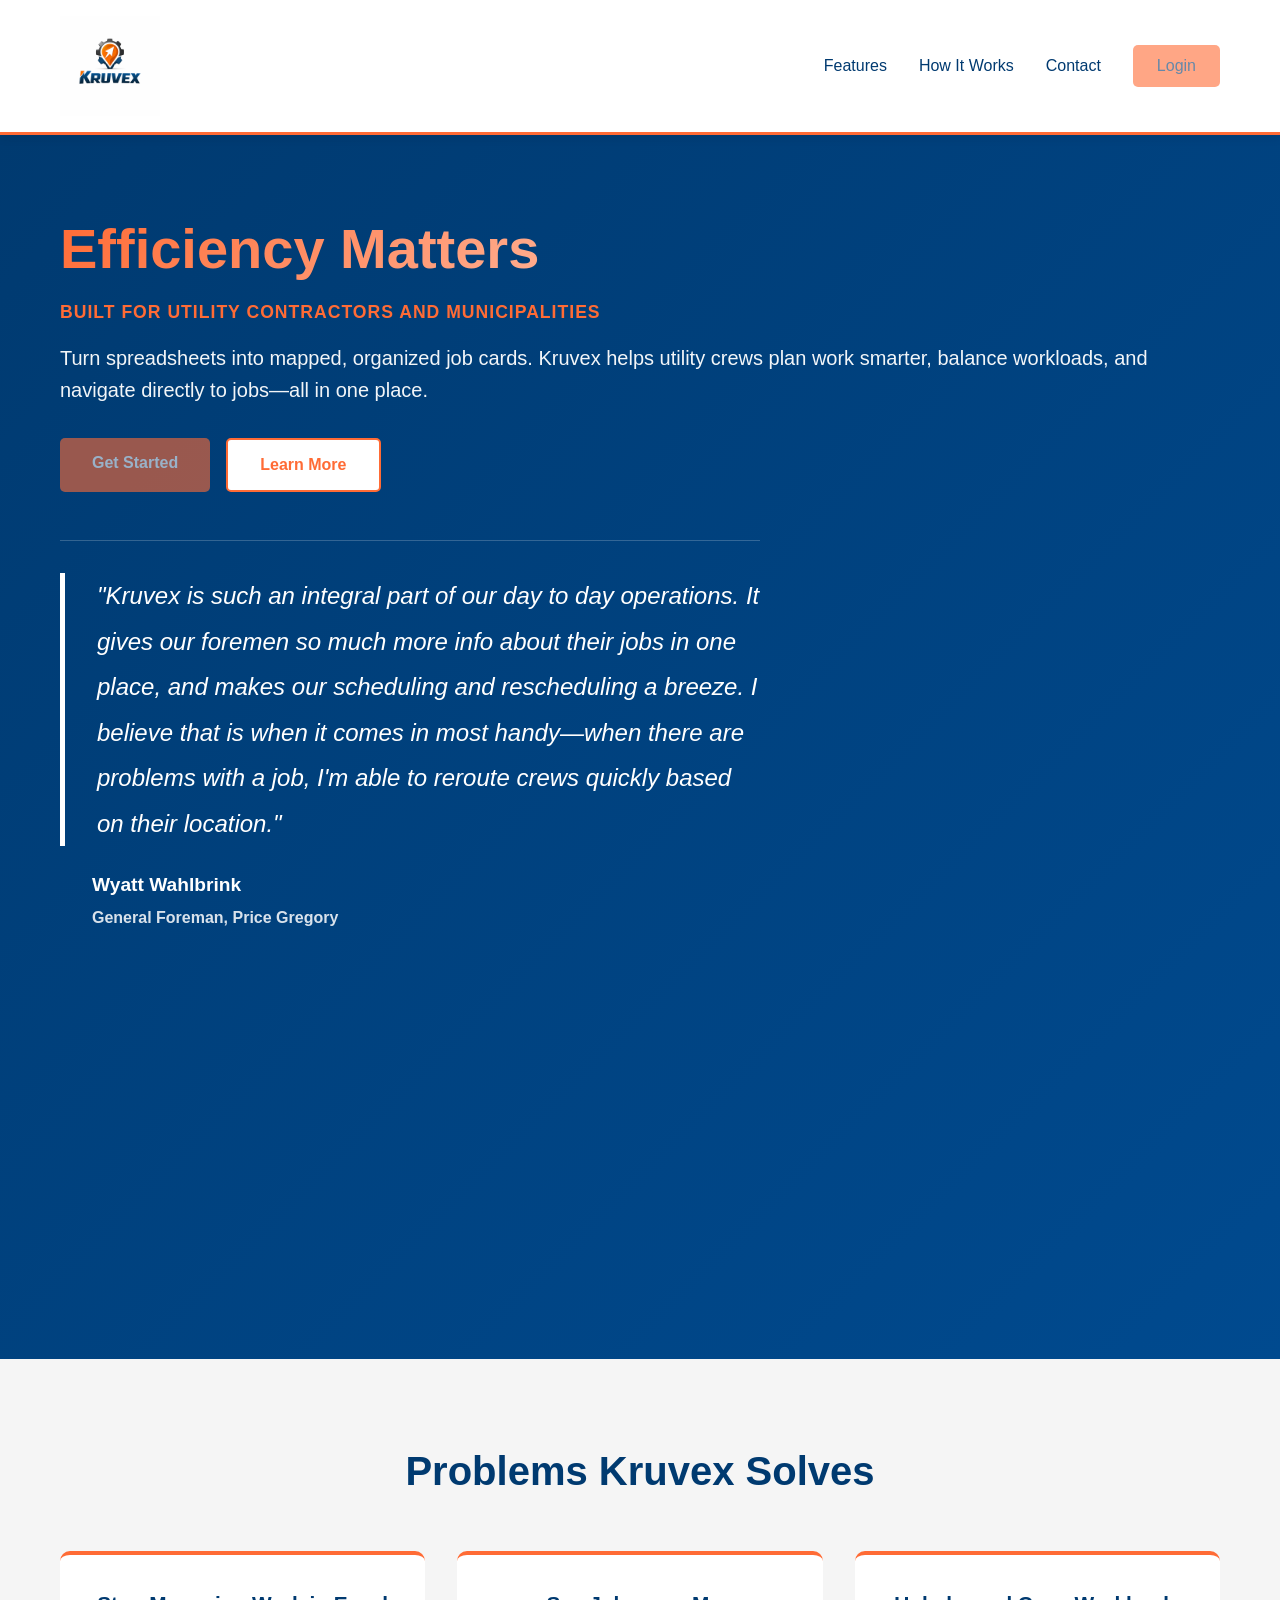
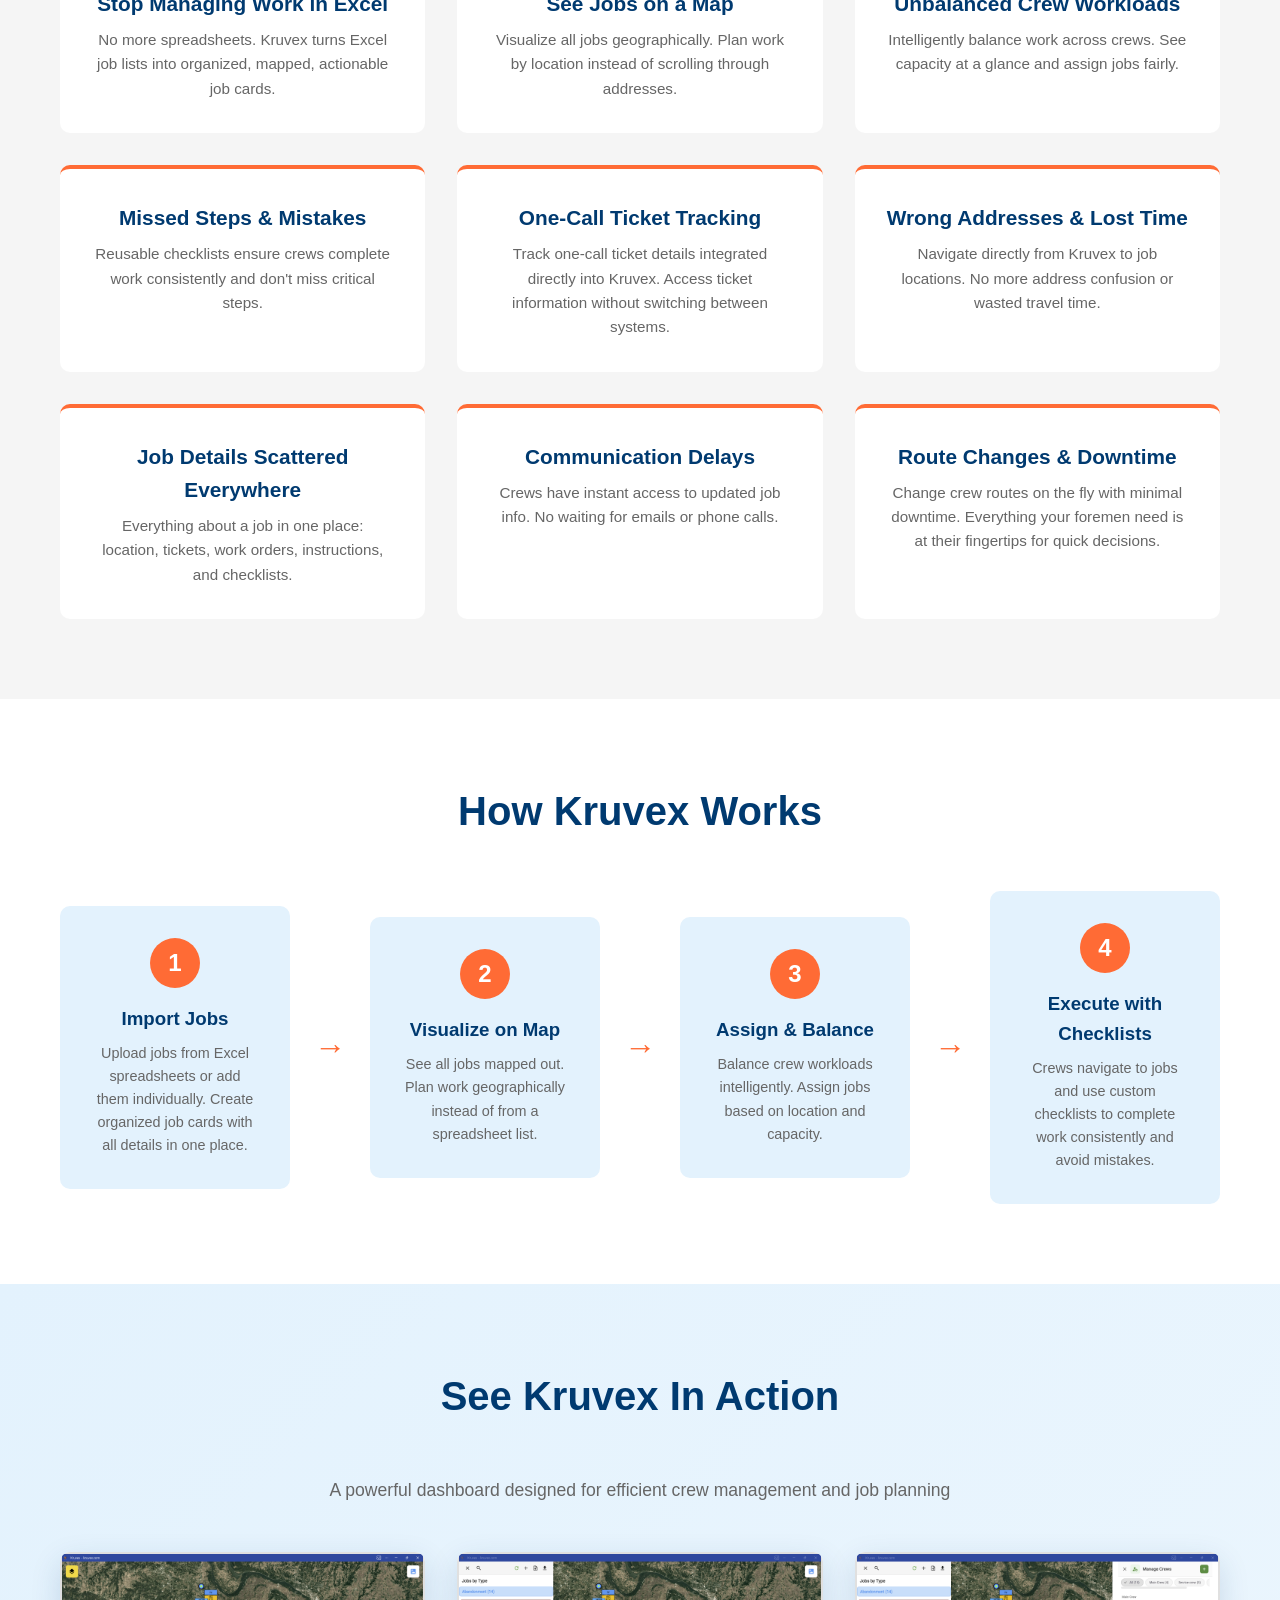
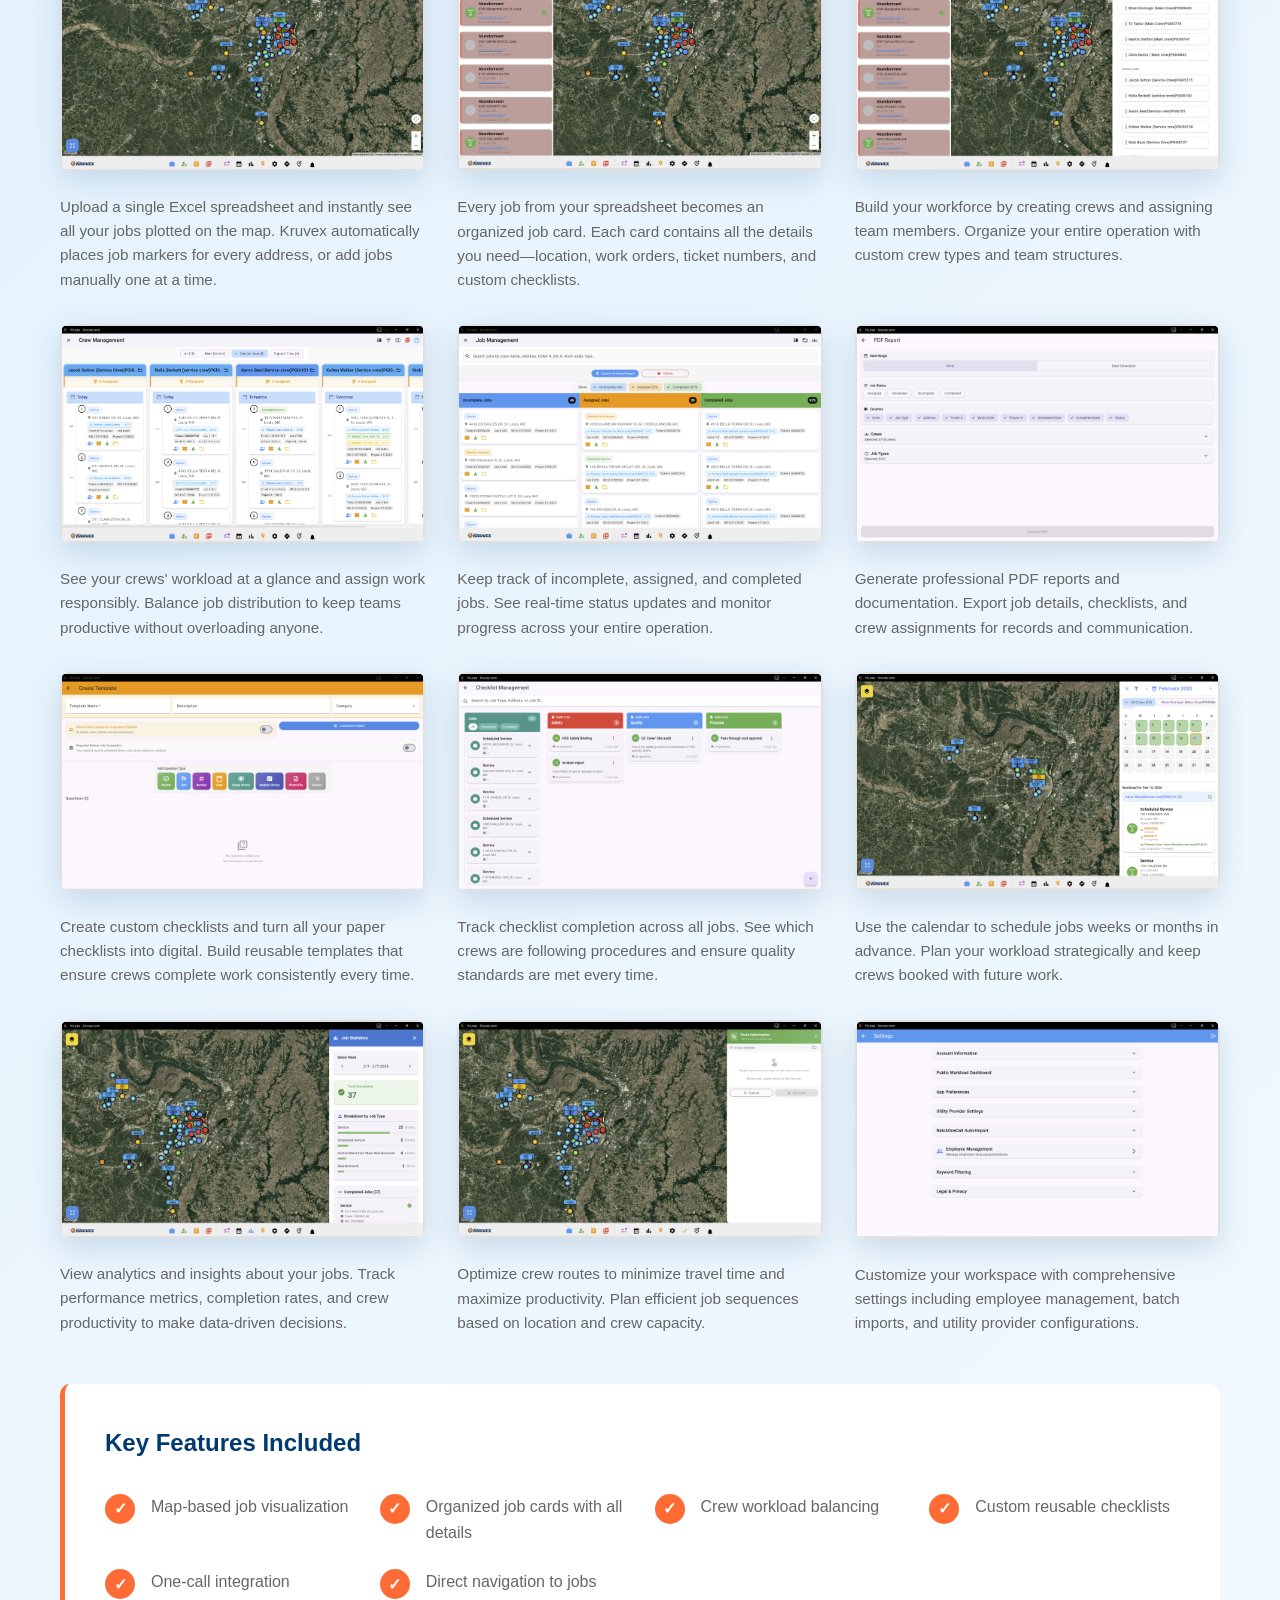
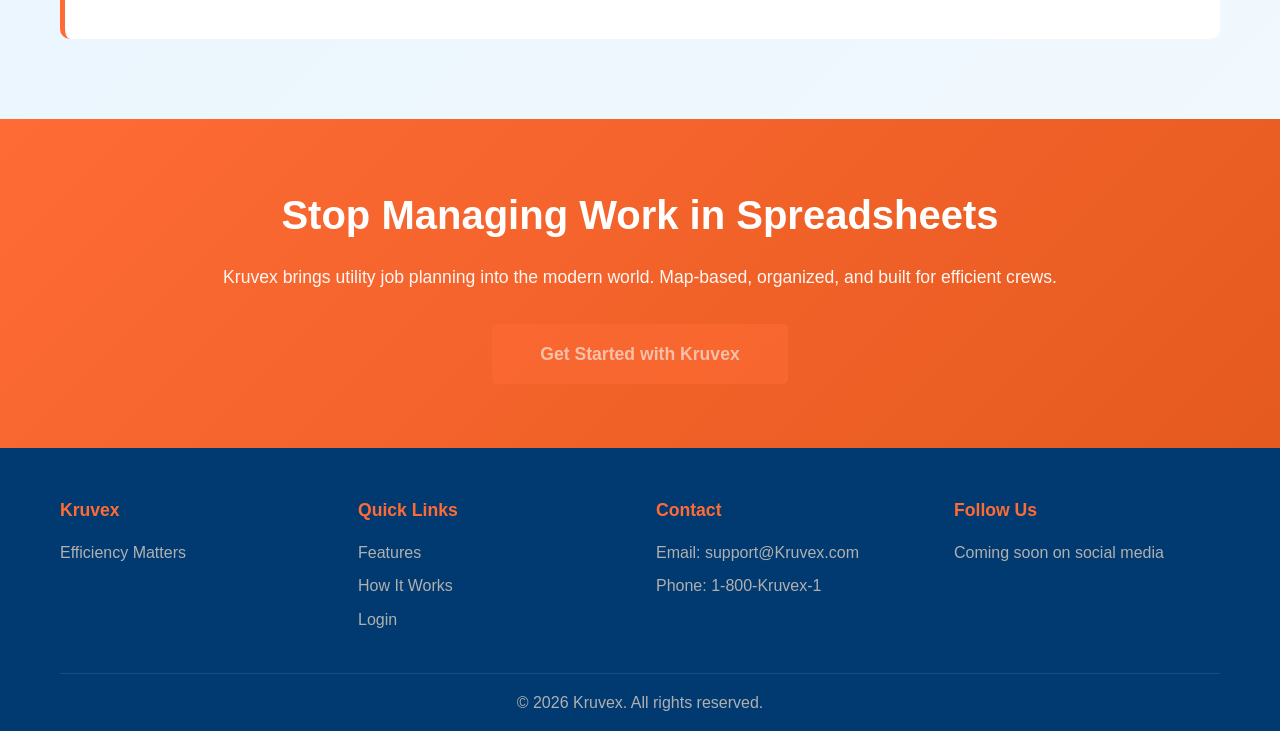
<file: index.html>
<!DOCTYPE html>
<html lang="en">
<head>
    <meta charset="UTF-8">
    <meta name="viewport" content="width=device-width, initial-scale=1.0">
    <title>Kruvex - Crew Routing & Management</title>
    <link rel="stylesheet" href="css/styles.css">
</head>
<body>
    <!-- Navigation -->
    <nav class="navbar">
        <div class="container">
            <div class="navbar-content">
                <div class="logo">
                    <img src="images/20260129_161643883_iOS.png" alt="Kruvex Logo" class="logo-image">
                </div>
                <div class="nav-links">
                    <a href="#features">Features</a>
                    <a href="#how-it-works">How It Works</a>
                    <a href="#footer">Contact</a>
                    <a class="btn-login" style="cursor: not-allowed; opacity: 0.6;">Login</a>
                </div>
            </div>
        </div>
    </nav>

    <!-- Hero Section -->
    <section class="hero">
        <div class="container">
            <div class="hero-content">
                <h1 class="hero-title">Efficiency Matters</h1>
                <p class="hero-industries">Built for utility contractors and municipalities</p>
                <p class="hero-subtitle">Turn spreadsheets into mapped, organized job cards. Kruvex helps utility crews plan work smarter, balance workloads, and navigate directly to jobs—all in one place.</p>
                <div class="hero-buttons">
                    <a class="btn btn-primary" style="cursor: not-allowed; opacity: 0.6;">Get Started</a>
                    <a href="#features" class="btn btn-secondary">Learn More</a>
                </div>
                <div class="hero-testimonial">
                    <blockquote class="testimonial-quote">
                        "Kruvex is such an integral part of our day to day operations. It gives our foremen so much more info about their jobs in one place, and makes our scheduling and rescheduling a breeze. I believe that is when it comes in most handy—when there are problems with a job, I'm able to reroute crews quickly based on their location."
                    </blockquote>
                    <div class="testimonial-author">
                        <p class="author-name">Wyatt Wahlbrink</p>
                        <p class="author-title">General Foreman, Price Gregory</p>
                    </div>
                </div>
            </div>
            <div class="hero-image">
                <div class="hero-graphic">
                    <svg width="300" height="300" viewBox="0 0 300 300">
                    </svg>
                </div>
            </div>
        </div>
    </section>

    <!-- Problems Kruvex Fixes Section -->
    <section id="features" class="features">
        <div class="container">
            <h2 class="section-title">Problems Kruvex Solves</h2>
            <div class="features-grid">
                <div class="feature-card">
                    <h3>Stop Managing Work in Excel</h3>
                    <p>No more spreadsheets. Kruvex turns Excel job lists into organized, mapped, actionable job cards.</p>
                </div>
                <div class="feature-card">
                    <h3>See Jobs on a Map</h3>
                    <p>Visualize all jobs geographically. Plan work by location instead of scrolling through addresses.</p>
                </div>
                <div class="feature-card">
                    <h3>Unbalanced Crew Workloads</h3>
                    <p>Intelligently balance work across crews. See capacity at a glance and assign jobs fairly.</p>
                </div>
                <div class="feature-card">
                    <h3>Missed Steps & Mistakes</h3>
                    <p>Reusable checklists ensure crews complete work consistently and don't miss critical steps.</p>
                </div>
                <div class="feature-card">
                    <h3>One-Call Ticket Tracking</h3>
                    <p>Track one-call ticket details integrated directly into Kruvex. Access ticket information without switching between systems.</p>
                </div>
                <div class="feature-card">
                    <h3>Wrong Addresses & Lost Time</h3>
                    <p>Navigate directly from Kruvex to job locations. No more address confusion or wasted travel time.</p>
                </div>
                <div class="feature-card">
                    <h3>Job Details Scattered Everywhere</h3>
                    <p>Everything about a job in one place: location, tickets, work orders, instructions, and checklists.</p>
                </div>
                <div class="feature-card">
                    <h3>Communication Delays</h3>
                    <p>Crews have instant access to updated job info. No waiting for emails or phone calls.</p>
                </div>
                <div class="feature-card">
                    <h3>Route Changes & Downtime</h3>
                    <p>Change crew routes on the fly with minimal downtime. Everything your foremen need is at their fingertips for quick decisions.</p>
                </div>
            </div>
        </div>
    </section>

    <!-- How It Works Section -->
    <section id="how-it-works" class="how-it-works">
        <div class="container">
            <h2 class="section-title">How Kruvex Works</h2>
            <div class="steps">
                <div class="step">
                    <div class="step-number">1</div>
                    <h3>Import Jobs</h3>
                    <p>Upload jobs from Excel spreadsheets or add them individually. Create organized job cards with all details in one place.</p>
                </div>
                <div class="step-arrow">→</div>
                <div class="step">
                    <div class="step-number">2</div>
                    <h3>Visualize on Map</h3>
                    <p>See all jobs mapped out. Plan work geographically instead of from a spreadsheet list.</p>
                </div>
                <div class="step-arrow">→</div>
                <div class="step">
                    <div class="step-number">3</div>
                    <h3>Assign & Balance</h3>
                    <p>Balance crew workloads intelligently. Assign jobs based on location and capacity.</p>
                </div>
                <div class="step-arrow">→</div>
                <div class="step">
                    <div class="step-number">4</div>
                    <h3>Execute with Checklists</h3>
                    <p>Crews navigate to jobs and use custom checklists to complete work consistently and avoid mistakes.</p>
                </div>
            </div>
        </div>
    </section>

    <!-- Screenshots Section -->
    <section class="screenshots">
        <div class="container">
            <h2 class="section-title">See Kruvex In Action</h2>
            <p class="section-subtitle">A powerful dashboard designed for efficient crew management and job planning</p>
            
            <div class="screenshots-grid">
                <div class="screenshot-item">
                    <div class="screenshot-frame">
                        <img src="images/Screenshot 2026-02-12 192034.png" alt="Crew Management Dashboard">
                    </div>
                    <p>Upload a single Excel spreadsheet and instantly see all your jobs plotted on the map. Kruvex automatically places job markers for every address, or add jobs manually one at a time.</p>
                </div>
                
                <div class="screenshot-item">
                    <div class="screenshot-frame">
                        <img src="images/Screenshot 2026-02-12 192119.png" alt="Calendar & Crew Scheduling">
                    </div>
                    <p>Every job from your spreadsheet becomes an organized job card. Each card contains all the details you need—location, work orders, ticket numbers, and custom checklists.</p>
                </div>

                <div class="screenshot-item">
                    <div class="screenshot-frame">
                        <img src="images/Screenshot 2026-02-12 192138.png" alt="Workload Planning">
                    </div>
                    <p>Build your workforce by creating crews and assigning team members. Organize your entire operation with custom crew types and team structures.</p>
                </div>

                <div class="screenshot-item">
                    <div class="screenshot-frame">
                        <img src="images/Screenshot 2026-02-12 192202.png" alt="Job Details">
                    </div>
                    <p>See your crews' workload at a glance and assign work responsibly. Balance job distribution to keep teams productive without overloading anyone.</p>
                </div>

                <div class="screenshot-item">
                    <div class="screenshot-frame">
                        <img src="images/Screenshot 2026-02-12 192219.png" alt="Custom Checklist Builder">
                    </div>
                    <p>Keep track of incomplete, assigned, and completed jobs. See real-time status updates and monitor progress across your entire operation.</p>
                </div>

                <div class="screenshot-item">
                    <div class="screenshot-frame">
                        <img src="images/Screenshot 2026-02-12 192240.png" alt="PDF Generation">
                    </div>
                    <p>Generate professional PDF reports and documentation. Export job details, checklists, and crew assignments for records and communication.</p>
                </div>

                <div class="screenshot-item">
                    <div class="screenshot-frame">
                        <img src="images/Screenshot 2026-02-12 192308.png" alt="Job Mapping">
                    </div>
                    <p>Create custom checklists and turn all your paper checklists into digital. Build reusable templates that ensure crews complete work consistently every time.</p>
                </div>

                <div class="screenshot-item">
                    <div class="screenshot-frame">
                        <img src="images/Screenshot 2026-02-12 192326.png" alt="Work Order Management">
                    </div>
                    <p>Track checklist completion across all jobs. See which crews are following procedures and ensure quality standards are met every time.</p>
                </div>

                <div class="screenshot-item">
                    <div class="screenshot-frame">
                        <img src="images/Screenshot 2026-02-12 192417.png" alt="Crew Assignment">
                    </div>
                    <p>Use the calendar to schedule jobs weeks or months in advance. Plan your workload strategically and keep crews booked with future work.</p>
                </div>

                <div class="screenshot-item">
                    <div class="screenshot-frame">
                        <img src="images/Screenshot 2026-02-12 192506.png" alt="Crew Management View">
                    </div>
                    <p>View analytics and insights about your jobs. Track performance metrics, completion rates, and crew productivity to make data-driven decisions.</p>
                </div>

                <div class="screenshot-item">
                    <div class="screenshot-frame">
                        <img src="images/Screenshot 2026-02-12 192542.png" alt="Dashboard Overview">
                    </div>
                    <p>Optimize crew routes to minimize travel time and maximize productivity. Plan efficient job sequences based on location and crew capacity.</p>
                </div>

                <div class="screenshot-item">
                    <div class="screenshot-frame">
                        <img src="images/Screenshot 2026-02-12 210623.png" alt="Settings & Configuration">
                    </div>
                    <p>Customize your workspace with comprehensive settings including employee management, batch imports, and utility provider configurations.</p>
                </div>
            </div>

            <div class="features-highlight">
                <h3>Key Features Included</h3>
                <div class="highlight-grid">
                    <div class="highlight-item">
                        <span class="highlight-icon">✓</span>
                        <p>Map-based job visualization</p>
                    </div>
                    <div class="highlight-item">
                        <span class="highlight-icon">✓</span>
                        <p>Organized job cards with all details</p>
                    </div>
                    <div class="highlight-item">
                        <span class="highlight-icon">✓</span>
                        <p>Crew workload balancing</p>
                    </div>
                    <div class="highlight-item">
                        <span class="highlight-icon">✓</span>
                        <p>Custom reusable checklists</p>
                    </div>
                    <div class="highlight-item">
                        <span class="highlight-icon">✓</span>
                        <p>One-call integration</p>
                    </div>
                    <div class="highlight-item">
                        <span class="highlight-icon">✓</span>
                        <p>Direct navigation to jobs</p>
                    </div>
                </div>
            </div>
        </div>
    </section>

    <!-- Image Lightbox Modal -->
    <div id="lightbox" class="lightbox">
        <span class="lightbox-close">&times;</span>
        <img class="lightbox-content" id="lightbox-img">
        <div class="lightbox-caption"></div>
    </div>

    <!-- CTA Section -->
    <section class="cta">
        <div class="container">
            <h2>Stop Managing Work in Spreadsheets</h2>
            <p>Kruvex brings utility job planning into the modern world. Map-based, organized, and built for efficient crews.</p>
            <a class="btn btn-primary btn-large" style="cursor: not-allowed; opacity: 0.6;">Get Started with Kruvex</a>
        </div>
    </section>

    <!-- Footer -->
    <footer id="footer" class="footer">
        <div class="container">
            <div class="footer-content">
                <div class="footer-section">
                    <h4>Kruvex</h4>
                    <p>Efficiency Matters</p>
                </div>
                <div class="footer-section">
                    <h4>Quick Links</h4>
                    <ul>
                        <li><a href="#features">Features</a></li>
                        <li><a href="#how-it-works">How It Works</a></li>
                        <li><a href="/login">Login</a></li>
                    </ul>
                </div>
                <div class="footer-section">
                    <h4>Contact</h4>
                    <p>Email: support@Kruvex.com</p>
                    <p>Phone: 1-800-Kruvex-1</p>
                </div>
                <div class="footer-section">
                    <h4>Follow Us</h4>
                    <p>Coming soon on social media</p>
                </div>
            </div>
            <div class="footer-bottom">
                <p>&copy; 2026 Kruvex. All rights reserved.</p>
            </div>
        </div>
    </footer>

    <!-- Screenshot Lightbox Script -->
    <script>
        // Get the modal
        const lightbox = document.getElementById('lightbox');
        const lightboxImg = document.getElementById('lightbox-img');
        const lightboxCaption = document.querySelector('.lightbox-caption');
        const closeBtn = document.querySelector('.lightbox-close');

        // Get all screenshot images
        const screenshots = document.querySelectorAll('.screenshot-frame img');

        // Add click event to each screenshot
        screenshots.forEach(img => {
            img.style.cursor = 'pointer';
            img.addEventListener('click', function() {
                lightbox.style.display = 'flex';
                lightboxImg.src = this.src;
                lightboxCaption.textContent = this.alt;
            });
        });

        // Close the modal when clicking the X
        closeBtn.addEventListener('click', function() {
            lightbox.style.display = 'none';
        });

        // Close when clicking outside the image
        lightbox.addEventListener('click', function(e) {
            if (e.target === lightbox) {
                lightbox.style.display = 'none';
            }
        });

        // Close with Escape key
        document.addEventListener('keydown', function(e) {
            if (e.key === 'Escape' && lightbox.style.display === 'flex') {
                lightbox.style.display = 'none';
            }
        });
    </script>
</body>
</html>
</file>
<file: css/styles.css>
/* ===========================
   Global Styles
   =========================== */

@import url('https://fonts.googleapis.com/css2?family=Montserrat:wght@700;800&family=Poppins:wght@400;500;600&display=swap');

* {
    margin: 0;
    padding: 0;
    box-sizing: border-box;
}

:root {
    --primary-color: #FF6B35;
    --secondary-color: #003A70;
    --light-bg: #F5F5F5;
    --white: #FFFFFF;
    --text-dark: #1A1A1A;
    --text-light: #666666;
    --border-color: #E0E0E0;
    --blue-light: #E3F2FD;
}

html {
    scroll-behavior: smooth;
}

body {
    font-family: 'Segoe UI', Tahoma, Geneva, Verdana, sans-serif;
    line-height: 1.6;
    color: var(--text-dark);
    background-color: var(--white);
}

.container {
    max-width: 1200px;
    margin: 0 auto;
    padding: 0 20px;
}

/* ===========================
   Navigation
   =========================== */

.navbar {
    background-color: var(--white);
    color: var(--secondary-color);
    padding: 1rem 0;
    position: sticky;
    top: 0;
    z-index: 1000;
    box-shadow: 0 2px 10px rgba(0, 0, 0, 0.1);
    border-bottom: 3px solid var(--primary-color);
}

.navbar-content {
    display: flex;
    justify-content: space-between;
    align-items: center;
}

.logo {
    display: flex;
    align-items: center;
    gap: 10px;
    font-size: 1.5rem;
    font-weight: bold;
    text-decoration: none;
    color: var(--secondary-color);
    flex-direction: column;
    align-items: flex-start;
}

.logo-image {
    height: 100px;
    width: auto;
    max-width: 300px;
}

.efficiency-tagline {
    font-family: 'Montserrat', sans-serif;
    font-size: 0.85rem;
    font-weight: 700;
    color: var(--primary-color);
    letter-spacing: 1px;
    margin-top: -5px;
}

.logo-image-large {
    height: 160px;
    width: auto;
    max-width: 450px;
    margin-bottom: 1rem;
}

.nav-links {
    display: flex;
    gap: 2rem;
    align-items: center;
}

.nav-links a {
    color: var(--secondary-color);
    text-decoration: none;
    transition: color 0.3s ease;
    font-weight: 500;
}

.nav-links a:hover {
    color: var(--primary-color);
}

.btn-login {
    background-color: var(--primary-color);
    color: var(--white);
    padding: 0.5rem 1.5rem;
    border-radius: 5px;
    transition: background-color 0.3s ease;
}

.btn-login:hover {
    background-color: #E55A1F;
    color: var(--white);
}

/* ===========================
   Buttons
   =========================== */

.btn {
    display: inline-block;
    padding: 0.75rem 2rem;
    border-radius: 5px;
    text-decoration: none;
    font-weight: 600;
    transition: all 0.3s ease;
    border: none;
    cursor: pointer;
    font-size: 1rem;
}

.btn-primary {
    background-color: var(--primary-color);
    color: var(--white);
}

.btn-primary:hover {
    background-color: #E55A1F;
    transform: translateY(-2px);
    box-shadow: 0 5px 15px rgba(255, 107, 53, 0.3);
}

.btn-secondary {
    background-color: var(--white);
    color: var(--primary-color);
    border: 2px solid var(--primary-color);
    font-weight: 700;
}

.btn-secondary:hover {
    background-color: var(--primary-color);
    color: var(--white);
}

.btn-block {
    width: 100%;
    display: block;
}

.btn-large {
    padding: 1rem 3rem;
    font-size: 1.1rem;
}

/* ===========================
   Hero Section
   =========================== */

.hero {
    background: linear-gradient(135deg, var(--secondary-color) 0%, #004A8F 100%);
    color: var(--white);
    padding: 5rem 0;
    min-height: 600px;
    display: flex;
    align-items: center;
}

.hero .container {
    display: grid;
    grid-template-columns: 1fr;
    gap: 3rem;
    align-items: center;
}

.hero-content {
    z-index: 1;
}

.hero-title {
    font-size: 3.5rem;
    font-weight: 800;
    margin-bottom: 1rem;
    line-height: 1.2;
    background: linear-gradient(135deg, #FF6B35, var(--white));
    -webkit-background-clip: text;
    -webkit-text-fill-color: transparent;
    background-clip: text;
}

.hero-subtitle {
    font-size: 1.25rem;
    margin-bottom: 2rem;
    opacity: 0.95;
    line-height: 1.6;
}

.hero-industries {
    font-size: 1.1rem;
    font-weight: 600;
    margin-bottom: 1rem;
    color: var(--primary-color);
    text-transform: uppercase;
    letter-spacing: 1px;
}

.hero-buttons {
    display: flex;
    gap: 1rem;
    flex-wrap: wrap;
}

.hero-testimonial {
    margin-top: 3rem;
    padding-top: 2rem;
    border-top: 1px solid rgba(255, 255, 255, 0.2);
    max-width: 700px;
}

.hero-testimonial .testimonial-quote {
    color: var(--white);
    font-size: 1.5rem;
    line-height: 1.9;
    border-left-color: var(--white);
    margin-bottom: 1.5rem;
}

.hero-testimonial .testimonial-author {
    text-align: left;
    padding-left: 2rem;
}

.hero-testimonial .author-name {
    color: var(--white);
    font-weight: 700;
    font-size: 1.2rem;
    margin-bottom: 0.25rem;
}

.hero-testimonial .author-title {
    color: rgba(255, 255, 255, 0.85);
    font-size: 1rem;
}

.hero-graphic {
    display: flex;
    justify-content: center;
    align-items: center;
}

/* ===========================
   Testimonial Section
   =========================== */

.testimonial {
    padding: 4rem 0;
    background: linear-gradient(135deg, var(--blue-light) 0%, rgba(227, 242, 253, 0.7) 100%);
    border-top: 3px solid var(--primary-color);
    border-bottom: 3px solid var(--primary-color);
    scroll-margin-top: 120px;
}

#features {
    scroll-margin-top: 120px;
}

#how-it-works {
    scroll-margin-top: 120px;
}

#footer {
    scroll-margin-top: 120px;
}

.testimonial-content {
    max-width: 800px;
    margin: 0 auto;
    text-align: center;
}

.testimonial-quote {
    font-size: 1.3rem;
    color: var(--secondary-color);
    font-weight: 500;
    line-height: 1.8;
    margin-bottom: 2rem;
    font-style: italic;
    border-left: 5px solid var(--primary-color);
    padding-left: 2rem;
    text-align: left;
}

.testimonial-author {
    text-align: left;
    padding-left: 2rem;
}

.author-name {
    color: var(--secondary-color);
    font-weight: 700;
    font-size: 1.1rem;
    margin: 0 0 0.25rem 0;
}

.author-title {
    color: var(--primary-color);
    font-weight: 600;
    font-size: 0.95rem;
    margin: 0;
}

/* ===========================
   Features Section
   =========================== */

.features {
    padding: 5rem 0;
    background-color: var(--light-bg);
}

.section-title {
    text-align: center;
    font-size: 2.5rem;
    font-weight: 800;
    margin-bottom: 3rem;
    color: var(--secondary-color);
}

.crew-grid {
    display: grid;
    grid-template-columns: repeat(auto-fit, minmax(200px, 1fr));
    gap: 2rem;
    max-width: 900px;
    margin: 0 auto;
}

.crew-card {
    background-color: var(--white);
    padding: 2.5rem;
    border-radius: 15px;
    text-align: center;
    transition: transform 0.3s ease, box-shadow 0.3s ease;
    border: 3px solid var(--primary-color);
    display: flex;
    flex-direction: column;
    align-items: center;
    gap: 1rem;
}

.crew-card:hover {
    transform: translateY(-10px);
    box-shadow: 0 10px 30px rgba(255, 107, 53, 0.2);
}

.crew-circle {
    width: 50px;
    height: 50px;
    background-color: var(--primary-color);
    border-radius: 50%;
}

.crew-card h3 {
    color: var(--secondary-color);
    font-size: 1.3rem;
    margin: 0;
}

.crew-assignments {
    color: var(--text-light);
    font-size: 0.95rem;
    margin: 0;
    font-weight: 500;
}

.features-grid {
    display: grid;
    grid-template-columns: repeat(auto-fit, minmax(300px, 1fr));
    gap: 2rem;
}

.feature-card {
    background-color: var(--white);
    padding: 2rem;
    border-radius: 10px;
    text-align: center;
    transition: transform 0.3s ease, box-shadow 0.3s ease;
    border-top: 4px solid var(--primary-color);
}

.feature-card:hover {
    transform: translateY(-10px);
    box-shadow: 0 10px 30px rgba(0, 58, 112, 0.1);
}

.feature-icon {
    font-size: 2.5rem;
    margin-bottom: 1rem;
}

.feature-card h3 {
    font-size: 1.3rem;
    margin-bottom: 0.5rem;
    color: var(--secondary-color);
}

.feature-card p {
    color: var(--text-light);
    font-size: 0.95rem;
}

/* ===========================
   How It Works Section
   =========================== */

.how-it-works {
    padding: 5rem 0;
    background-color: var(--white);
}

.steps {
    display: flex;
    justify-content: space-between;
    align-items: center;
    flex-wrap: wrap;
    gap: 1.5rem;
}

.step {
    flex: 1;
    min-width: 200px;
    background-color: var(--blue-light);
    padding: 2rem;
    border-radius: 10px;
    text-align: center;
    transition: transform 0.3s ease;
}

.step:hover {
    transform: scale(1.05);
}

.step-number {
    display: flex;
    align-items: center;
    justify-content: center;
    width: 50px;
    height: 50px;
    background-color: var(--primary-color);
    color: var(--white);
    border-radius: 50%;
    font-weight: 800;
    font-size: 1.5rem;
    margin: 0 auto 1rem;
}

.step h3 {
    color: var(--secondary-color);
    margin-bottom: 0.5rem;
}

.step p {
    color: var(--text-light);
    font-size: 0.9rem;
}

.step-arrow {
    font-size: 2rem;
    color: var(--primary-color);
    font-weight: bold;
    display: none;
}

@media (min-width: 768px) {
    .step-arrow {
        display: block;
    }
}

/* ===========================
   Screenshots Section
   =========================== */

.screenshots {
    padding: 5rem 0;
    background: linear-gradient(135deg, var(--blue-light) 0%, rgba(227, 242, 253, 0.5) 100%);
}

.section-subtitle {
    text-align: center;
    font-size: 1.1rem;
    color: var(--text-light);
    margin-bottom: 3rem;
}

.screenshots-grid {
    display: grid;
    grid-template-columns: repeat(auto-fit, minmax(350px, 1fr));
    gap: 2rem;
    margin-bottom: 3rem;
}

.screenshot-item {
    display: flex;
    flex-direction: column;
    gap: 1.5rem;
}

.screenshot-frame {
    background-color: var(--white);
    border-radius: 10px;
    overflow: hidden;
    box-shadow: 0 10px 30px rgba(0, 58, 112, 0.15);
    transition: transform 0.3s ease, box-shadow 0.3s ease;
    position: relative;
}

.screenshot-frame:hover {
    transform: translateY(-5px);
    box-shadow: 0 15px 40px rgba(0, 58, 112, 0.25);
}

.screenshot-frame img {
    width: 100%;
    height: auto;
    display: block;
    border: 2px solid var(--border-color);
}

.screenshot-label {
    position: absolute;
    top: 10px;
    right: 10px;
    background-color: var(--primary-color);
    color: var(--white);
    padding: 0.5rem 1rem;
    border-radius: 5px;
    font-weight: 600;
    font-size: 0.85rem;
}

.screenshot-item p {
    color: var(--text-light);
    line-height: 1.6;
    font-size: 0.95rem;
}

.features-highlight {
    background-color: var(--white);
    padding: 2.5rem;
    border-radius: 10px;
    border-left: 5px solid var(--primary-color);
}

.features-highlight h3 {
    color: var(--secondary-color);
    margin-bottom: 2rem;
    font-size: 1.5rem;
}

.highlight-grid {
    display: grid;
    grid-template-columns: repeat(auto-fit, minmax(250px, 1fr));
    gap: 1.5rem;
}

.highlight-item {
    display: flex;
    gap: 1rem;
    align-items: flex-start;
}

.highlight-icon {
    display: flex;
    align-items: center;
    justify-content: center;
    width: 30px;
    height: 30px;
    background-color: var(--primary-color);
    color: var(--white);
    border-radius: 50%;
    font-weight: bold;
    flex-shrink: 0;
}

.highlight-item p {
    color: var(--text-light);
    margin: 0;
}

/* ===========================
   CTA Section
   =========================== */

.cta {
    background: linear-gradient(135deg, var(--primary-color) 0%, #E55A1F 100%);
    color: var(--white);
    padding: 4rem 0;
    text-align: center;
}

.cta h2 {
    font-size: 2.5rem;
    margin-bottom: 1rem;
}

.cta p {
    font-size: 1.1rem;
    margin-bottom: 2rem;
    opacity: 0.95;
}

/* ===========================
   Footer
   =========================== */

.footer {
    background-color: var(--secondary-color);
    color: var(--white);
    padding: 3rem 0 1rem;
}

.footer-content {
    display: grid;
    grid-template-columns: repeat(auto-fit, minmax(250px, 1fr));
    gap: 2rem;
    margin-bottom: 2rem;
}

.footer-section h4 {
    color: var(--primary-color);
    margin-bottom: 1rem;
    font-size: 1.1rem;
}

.footer-section p {
    color: #B0B0B0;
    margin-bottom: 0.5rem;
}

.footer-section a {
    color: #B0B0B0;
    text-decoration: none;
    transition: color 0.3s ease;
}

.footer-section a:hover {
    color: var(--primary-color);
}

.footer-section ul {
    list-style: none;
}

.footer-section li {
    margin-bottom: 0.5rem;
}

.footer-bottom {
    border-top: 1px solid rgba(255, 255, 255, 0.1);
    padding-top: 1rem;
    text-align: center;
    color: #B0B0B0;
}

/* ===========================
   Login Page
   =========================== */

.login-page {
    background: linear-gradient(135deg, var(--secondary-color) 0%, #004A8F 100%);
    min-height: 100vh;
    display: flex;
    align-items: center;
    justify-content: center;
    padding: 2rem;
}

.login-container {
    width: 100%;
    max-width: 450px;
}

.login-box {
    background-color: var(--white);
    border-radius: 10px;
    box-shadow: 0 10px 40px rgba(0, 0, 0, 0.2);
    padding: 3rem;
}

.login-logo {
    text-align: center;
    margin-bottom: 2rem;
}

.logo-icon-large {
    margin-bottom: 1rem;
}

.login-logo h1 {
    color: var(--secondary-color);
    font-size: 2rem;
    margin: 0;
    letter-spacing: 2px;
}

.login-form h2 {
    text-align: center;
    color: var(--secondary-color);
    margin-bottom: 0.5rem;
    font-size: 1.8rem;
}

.login-subtitle {
    text-align: center;
    color: var(--primary-color);
    font-weight: 600;
    margin-bottom: 2rem;
    font-size: 1rem;
}

.form-group {
    margin-bottom: 1.5rem;
}

.form-group label {
    display: block;
    margin-bottom: 0.5rem;
    color: var(--secondary-color);
    font-weight: 600;
}

.form-group input {
    width: 100%;
    padding: 0.75rem;
    border: 2px solid var(--border-color);
    border-radius: 5px;
    font-size: 1rem;
    transition: border-color 0.3s ease;
}

.form-group input:focus {
    outline: none;
    border-color: var(--primary-color);
    box-shadow: 0 0 0 3px rgba(255, 107, 53, 0.1);
}

.form-remember {
    display: flex;
    align-items: center;
    margin-bottom: 1.5rem;
    gap: 0.5rem;
}

.form-remember input[type="checkbox"] {
    width: 18px;
    height: 18px;
    cursor: pointer;
}

.form-remember label {
    margin: 0;
    cursor: pointer;
    font-weight: 400;
}

.login-links {
    text-align: center;
    margin-top: 1.5rem;
}

.forgot-password {
    color: var(--primary-color);
    text-decoration: none;
    font-size: 0.9rem;
    transition: color 0.3s ease;
}

.forgot-password:hover {
    color: #E55A1F;
    text-decoration: underline;
}

.error-message {
    background-color: #FFEBEE;
    color: #C62828;
    padding: 1rem;
    border-radius: 5px;
    margin-top: 1rem;
    text-align: center;
    border-left: 4px solid #C62828;
}

.success-message {
    background-color: #E8F5E9;
    color: #2E7D32;
    padding: 1rem;
    border-radius: 5px;
    margin-top: 1rem;
    text-align: center;
    border-left: 4px solid #2E7D32;
}

.login-footer {
    text-align: center;
    margin-top: 2rem;
    padding-top: 1.5rem;
    border-top: 1px solid var(--border-color);
}

.login-footer p {
    color: var(--text-light);
    font-size: 0.9rem;
    margin-bottom: 0.5rem;
}

.login-footer a {
    color: var(--primary-color);
    text-decoration: none;
    font-weight: 600;
    transition: color 0.3s ease;
}

.login-footer a:hover {
    color: #E55A1F;
}

.back-home {
    display: inline-block;
    margin-top: 1rem;
    font-size: 0.85rem;
}

/* ===========================
   Responsive Design
   =========================== */

@media (max-width: 768px) {
    .nav-links {
        gap: 1rem;
        flex-wrap: wrap;
    }

    .hero .container {
        grid-template-columns: 1fr;
    }

    .hero-title {
        font-size: 2.5rem;
    }

    .hero-subtitle {
        font-size: 1rem;
    }

    .hero-graphic {
        display: none;
    }

    .hero-buttons {
        flex-direction: column;
    }

    .section-title {
        font-size: 2rem;
    }

    .features-grid {
        grid-template-columns: 1fr;
    }

    .steps {
        flex-direction: column;
    }

    .step-arrow {
        transform: rotate(90deg);
        margin: 0.5rem 0;
    }

    .cta h2 {
        font-size: 1.8rem;
    }

    .footer-content {
        grid-template-columns: 1fr;
    }

    .login-box {
        padding: 2rem;
    }
}

@media (max-width: 480px) {
    .hero-title {
        font-size: 2rem;
    }

    .navbar-content {
        flex-direction: column;
        gap: 1rem;
    }

    .nav-links {
        width: 100%;
        flex-direction: column;
        gap: 0.5rem;
    }

    .nav-links a {
        display: block;
        padding: 0.5rem;
    }

    .login-box {
        padding: 1.5rem;
    }

    .feature-card {
        padding: 1.5rem;
    }
}

/* ===========================
   Image Lightbox
   =========================== */

.lightbox {
    display: none;
    position: fixed;
    z-index: 9999;
    left: 0;
    top: 0;
    width: 100%;
    height: 100%;
    background-color: rgba(0, 0, 0, 0.95);
    justify-content: center;
    align-items: center;
    flex-direction: column;
    animation: fadeIn 0.3s ease;
}

@keyframes fadeIn {
    from { opacity: 0; }
    to { opacity: 1; }
}

.lightbox-content {
    max-width: 90%;
    max-height: 85vh;
    object-fit: contain;
    border-radius: 8px;
    box-shadow: 0 10px 50px rgba(0, 0, 0, 0.5);
    animation: zoomIn 0.3s ease;
}

@keyframes zoomIn {
    from { transform: scale(0.8); opacity: 0; }
    to { transform: scale(1); opacity: 1; }
}

.lightbox-close {
    position: absolute;
    top: 20px;
    right: 35px;
    color: var(--white);
    font-size: 40px;
    font-weight: bold;
    cursor: pointer;
    transition: all 0.3s ease;
    z-index: 10000;
    width: 50px;
    height: 50px;
    display: flex;
    align-items: center;
    justify-content: center;
    border-radius: 50%;
    background-color: rgba(255, 255, 255, 0.1);
}

.lightbox-close:hover,
.lightbox-close:focus {
    color: var(--primary-color);
    background-color: rgba(255, 255, 255, 0.2);
    transform: rotate(90deg);
}

.lightbox-caption {
    color: var(--white);
    padding: 20px;
    text-align: center;
    font-size: 18px;
    max-width: 700px;
}

.screenshot-frame img {
    transition: transform 0.3s ease, box-shadow 0.3s ease;
}

.screenshot-frame img:hover {
    transform: scale(1.05);
    box-shadow: 0 8px 25px rgba(0, 0, 0, 0.2);
}

/* Mobile responsiveness for lightbox */
@media (max-width: 768px) {
    .lightbox-content {
        max-width: 95%;
        max-height: 80vh;
    }
    
    .lightbox-close {
        top: 10px;
        right: 10px;
        font-size: 30px;
        width: 40px;
        height: 40px;
    }
    
    .lightbox-caption {
        font-size: 14px;
        padding: 15px;
    }
}
</file>
